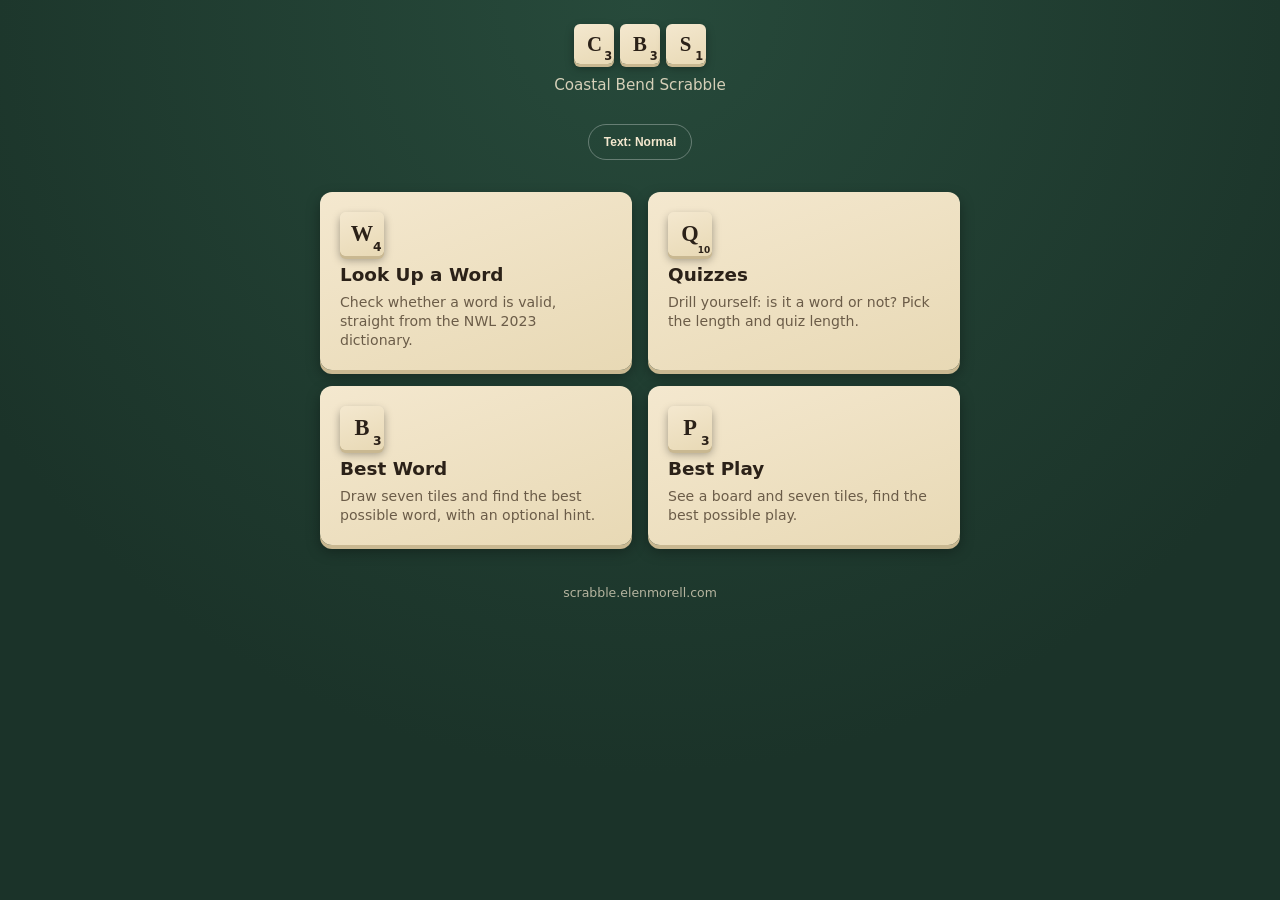
<file: index.html>
<!doctype html>
<html lang="en">
<head>
  <meta charset="utf-8">
  <meta name="viewport" content="width=device-width, initial-scale=1">
  <title>Scrabble Games</title>
  <link rel="stylesheet" href="/assets/style.css?v=7">
  <script src="/assets/a11y.js"></script>
</head>
<body>
  <div class="wrap">
    <header class="site">
      <a href="/">
        <div class="logo">
          <span class="tile">C<span class="pts">3</span></span>
          <span class="tile">B<span class="pts">3</span></span>
          <span class="tile">S<span class="pts">1</span></span>
        </div>
      </a>
      <p class="tagline">Coastal Bend Scrabble</p>
    </header>

    <main>
      <div class="card-grid">
        <a class="card" href="/lookup/">
          <span class="tile letter-tile">W<span class="pts">4</span></span>
          <h2>Look Up a Word</h2>
          <p>Check whether a word is valid, straight from the NWL 2023 dictionary.</p>
        </a>

        <a class="card" href="/quiz/">
          <span class="tile letter-tile">Q<span class="pts pts-wide">10</span></span>
          <h2>Quizzes</h2>
          <p>Drill yourself: is it a word or not? Pick the length and quiz length.</p>
        </a>

        <a class="card" href="/best-word/">
          <span class="tile letter-tile">B<span class="pts">3</span></span>
          <h2>Best Word</h2>
          <p>Draw seven tiles and find the best possible word, with an optional hint.</p>
        </a>

        <a class="card" href="/best-play/">
          <span class="tile letter-tile">P<span class="pts">3</span></span>
          <h2>Best Play</h2>
          <p>See a board and seven tiles, find the best possible play.</p>
        </a>
      </div>
    </main>

    <footer class="site">scrabble.elenmorell.com</footer>
  </div>
</body>
</html>
</file>
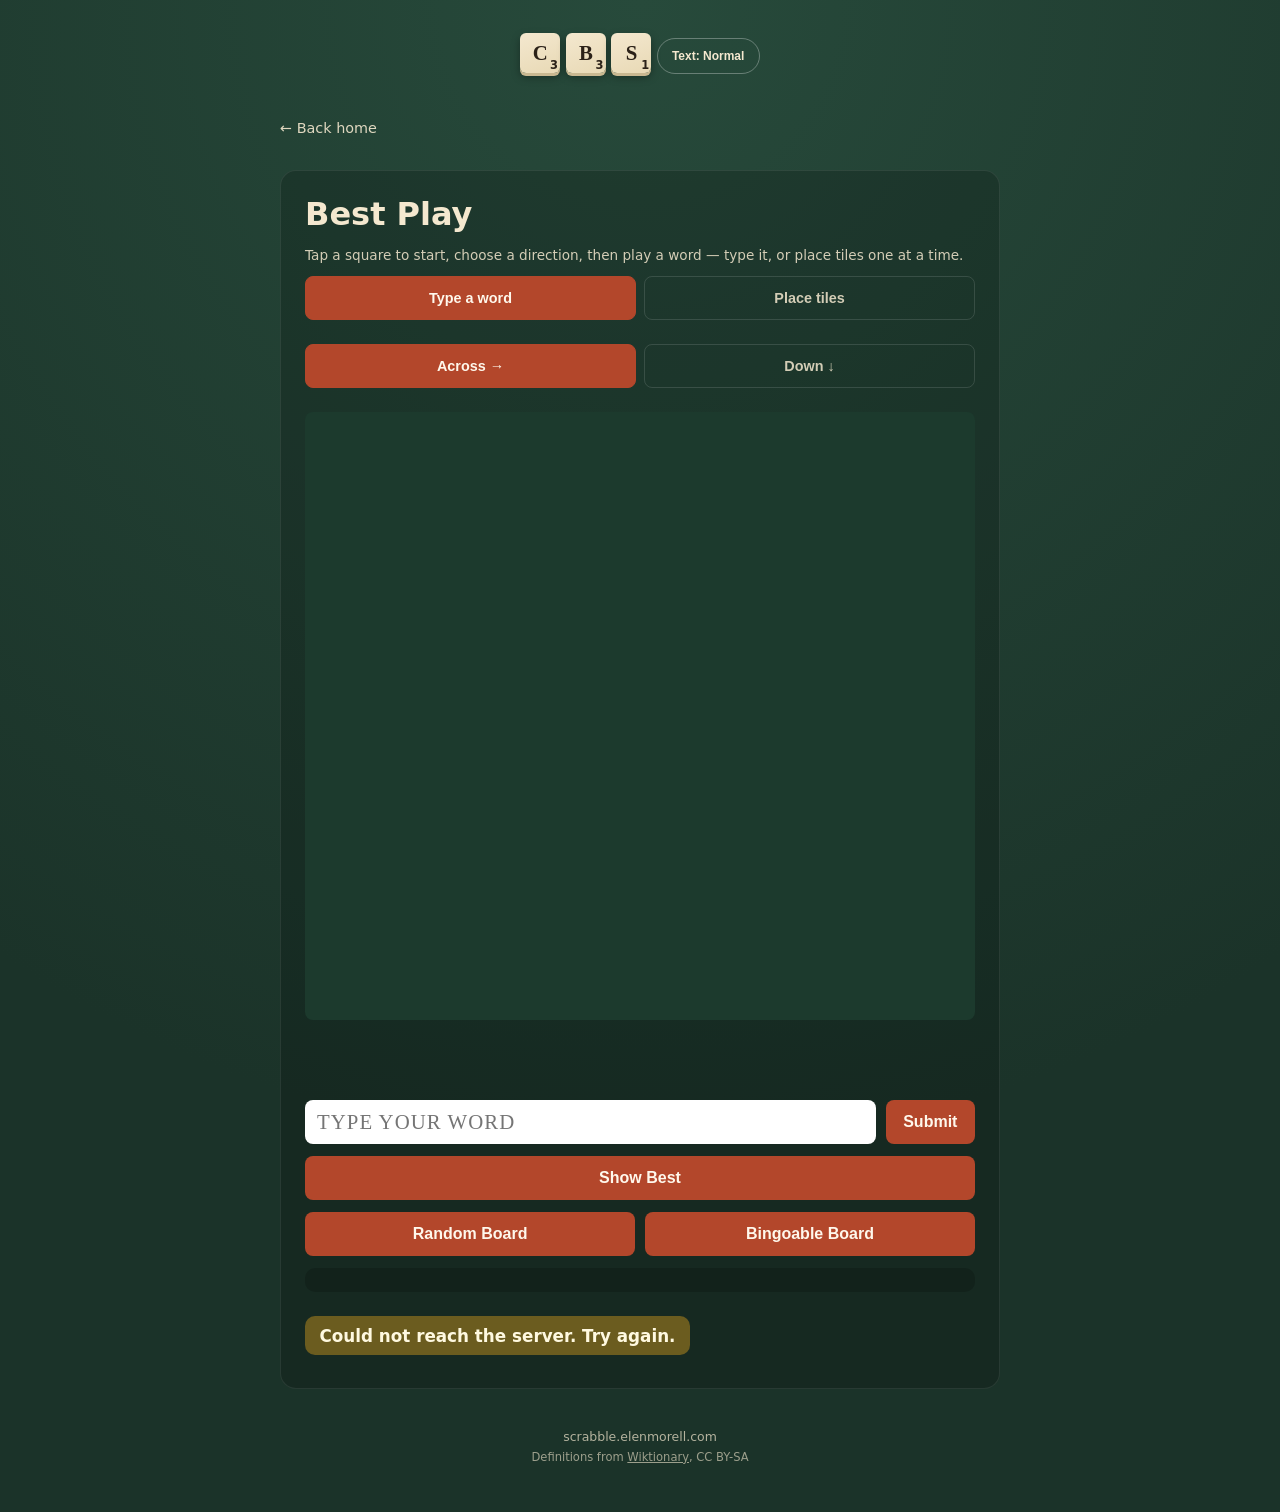
<file: best-play/index.html>
<!doctype html>
<html lang="en">
<head>
  <meta charset="utf-8">
  <meta name="viewport" content="width=device-width, initial-scale=1">
  <title>Best Play — Scrabble Games</title>
  <link rel="stylesheet" href="/assets/style.css?v=7">
  <script src="/assets/a11y.js"></script>
</head>
<body>
  <div class="wrap wrap-wide">
    <header class="site">
      <a href="/">
        <div class="logo">
          <span class="tile">C<span class="pts">3</span></span>
          <span class="tile">B<span class="pts">3</span></span>
          <span class="tile">S<span class="pts">1</span></span>
        </div>
      </a>
    </header>

    <a class="back-link" href="/">&larr; Back home</a>

    <main class="panel">
      <h1 style="margin-top:0;">Best Play</h1>
      <p class="hint" style="margin-top:-0.5rem;">Tap a square to start, choose a direction, then play a word &mdash; type it, or place tiles one at a time.</p>

      <div class="mode-toggle" role="group" aria-label="Input mode">
        <button type="button" class="mode-btn active" data-mode="type">Type a word</button>
        <button type="button" class="mode-btn" data-mode="place">Place tiles</button>
      </div>

      <div class="mode-toggle" role="group" aria-label="Direction">
        <button type="button" class="mode-btn active" data-dir="across">Across &rarr;</button>
        <button type="button" class="mode-btn" data-dir="down">Down &darr;</button>
      </div>

      <div class="board-wrap">
        <div class="board" id="board"></div>
      </div>

      <div class="rack" id="rack"></div>

      <form class="lookup-form" id="type-form" autocomplete="off">
        <input
          type="text"
          id="type-input"
          name="word"
          maxlength="15"
          pattern="[A-Za-z]+"
          placeholder="Type your word"
          autocomplete="off"
        >
        <button type="submit" id="type-submit-btn">Submit</button>
      </form>

      <div class="bw-actions" id="place-actions" hidden>
        <button type="button" id="done-btn">Done</button>
        <button type="button" id="clear-btn">Clear</button>
      </div>

      <div class="bw-actions">
        <button type="button" id="show-best-btn">Show Best</button>
      </div>

      <div class="bw-actions">
        <button type="button" id="random-board-btn">Random Board</button>
        <button type="button" id="bingo-board-btn">Bingoable Board</button>
      </div>

      <div id="blank-picker" class="blank-picker" hidden></div>

      <div class="result" id="result"></div>
    </main>

    <footer class="site">scrabble.elenmorell.com
      <span class="attribution">Definitions from <a href="https://en.wiktionary.org">Wiktionary</a>, CC BY-SA</span>
    </footer>
  </div>

  <script src="/assets/define.js?v=2"></script>
  <script src="/assets/bestplay.js?v=3"></script>
</body>
</html>
</file>
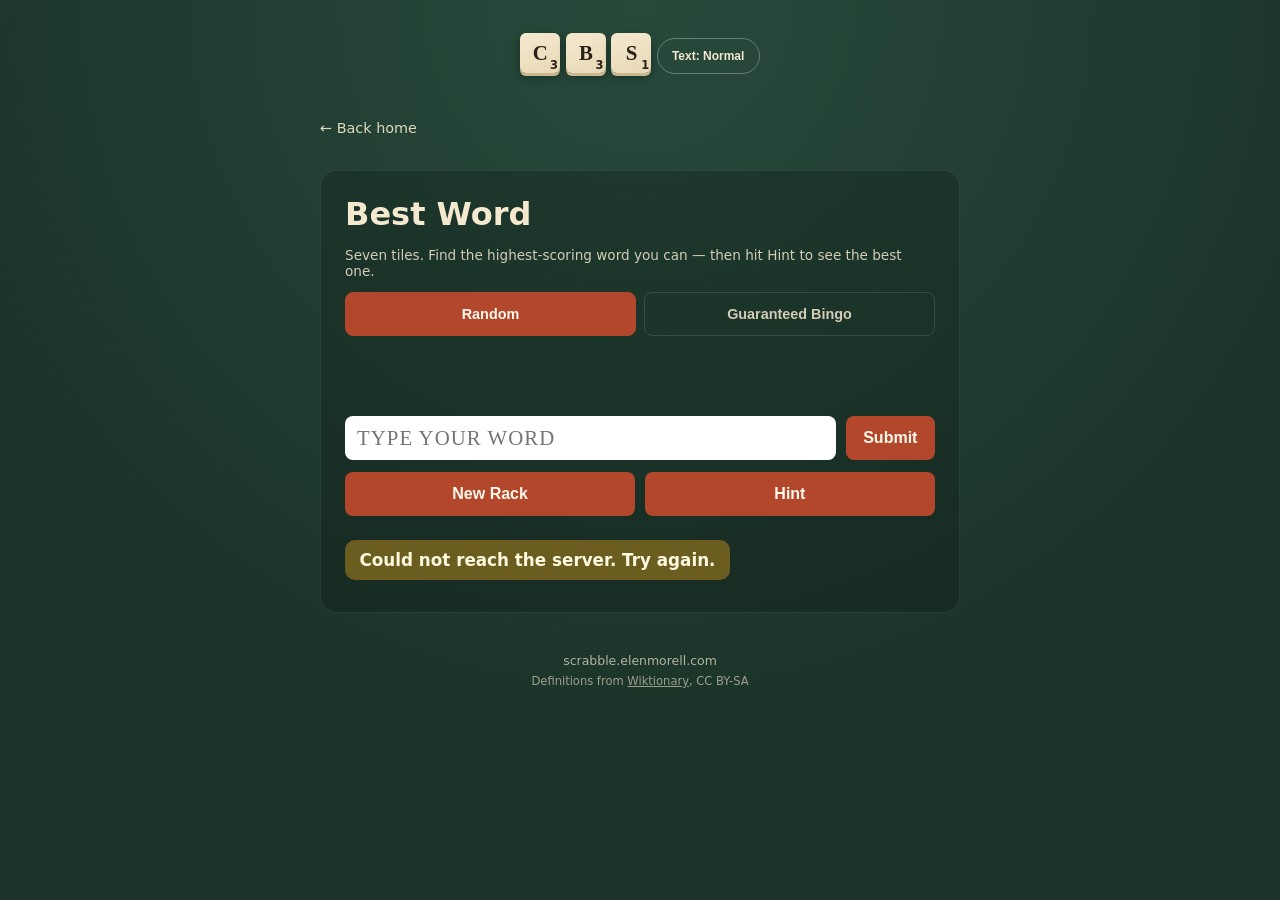
<file: best-word/index.html>
<!doctype html>
<html lang="en">
<head>
  <meta charset="utf-8">
  <meta name="viewport" content="width=device-width, initial-scale=1">
  <title>Best Word — Scrabble Games</title>
  <link rel="stylesheet" href="/assets/style.css?v=7">
  <script src="/assets/a11y.js"></script>
</head>
<body>
  <div class="wrap">
    <header class="site">
      <a href="/">
        <div class="logo">
          <span class="tile">C<span class="pts">3</span></span>
          <span class="tile">B<span class="pts">3</span></span>
          <span class="tile">S<span class="pts">1</span></span>
        </div>
      </a>
    </header>

    <a class="back-link" href="/">&larr; Back home</a>

    <main class="panel">
      <h1 style="margin-top:0;">Best Word</h1>
      <p class="hint" style="margin-top:-0.5rem;">Seven tiles. Find the highest-scoring word you can &mdash; then hit Hint to see the best one.</p>

      <div class="mode-toggle" role="group" aria-label="Rack mode">
        <button type="button" class="mode-btn active" data-mode="random">Random</button>
        <button type="button" class="mode-btn" data-mode="guaranteed">Guaranteed Bingo</button>
      </div>

      <div class="rack" id="rack"></div>

      <form class="lookup-form" id="guess-form" autocomplete="off">
        <input
          type="text"
          id="guess-input"
          name="guess"
          maxlength="7"
          pattern="[A-Za-z]+"
          placeholder="Type your word"
          autocomplete="off"
        >
        <button type="submit" id="guess-btn">Submit</button>
      </form>

      <div class="bw-actions">
        <button type="button" id="new-rack-btn">New Rack</button>
        <button type="button" id="hint-btn">Hint</button>
      </div>

      <div class="result" id="result"></div>
    </main>

    <footer class="site">scrabble.elenmorell.com
      <span class="attribution">Definitions from <a href="https://en.wiktionary.org">Wiktionary</a>, CC BY-SA</span>
    </footer>
  </div>

  <script src="/assets/define.js?v=2"></script>
  <script src="/assets/bestword.js?v=1"></script>
</body>
</html>
</file>
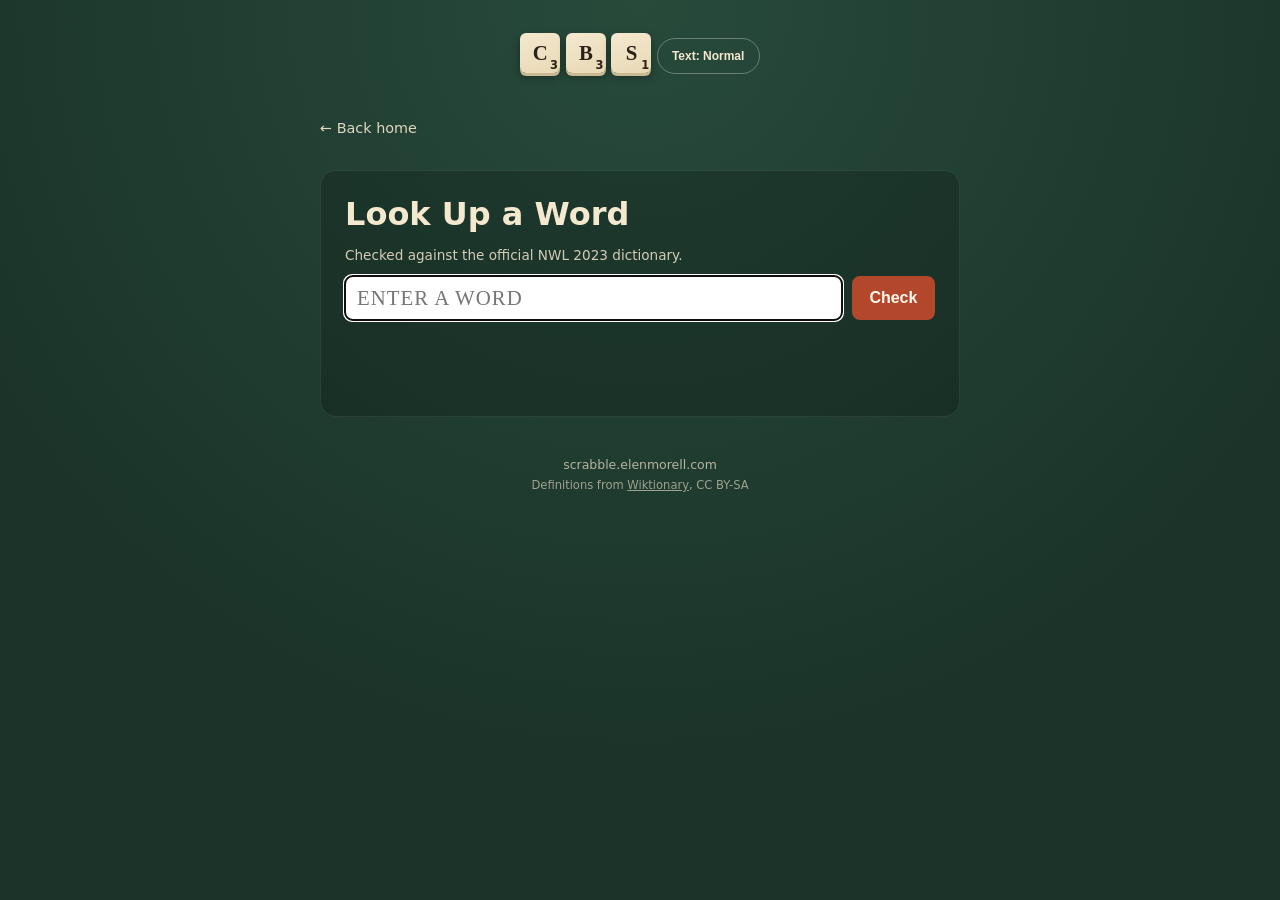
<file: lookup/index.html>
<!doctype html>
<html lang="en">
<head>
  <meta charset="utf-8">
  <meta name="viewport" content="width=device-width, initial-scale=1">
  <title>Look Up a Word — Scrabble Games</title>
  <link rel="stylesheet" href="/assets/style.css?v=7">
  <script src="/assets/a11y.js"></script>
</head>
<body>
  <div class="wrap">
    <header class="site">
      <a href="/">
        <div class="logo">
          <span class="tile">C<span class="pts">3</span></span>
          <span class="tile">B<span class="pts">3</span></span>
          <span class="tile">S<span class="pts">1</span></span>
        </div>
      </a>
    </header>

    <a class="back-link" href="/">&larr; Back home</a>

    <main class="panel">
      <h1 style="margin-top:0;">Look Up a Word</h1>
      <p class="hint" style="margin-top:-0.5rem;">Checked against the official NWL 2023 dictionary.</p>

      <form class="lookup-form" id="lookup-form" autocomplete="off">
        <input
          type="text"
          id="word-input"
          name="word"
          maxlength="15"
          pattern="[A-Za-z]+"
          placeholder="Enter a word"
          required
          autofocus
        >
        <button type="submit" id="lookup-btn">Check</button>
      </form>

      <div class="result" id="result"></div>
    </main>

    <footer class="site">scrabble.elenmorell.com
      <span class="attribution">Definitions from <a href="https://en.wiktionary.org">Wiktionary</a>, CC BY-SA</span>
    </footer>
  </div>

  <script src="/assets/define.js?v=2"></script>
  <script src="/assets/lookup.js?v=1"></script>
</body>
</html>
</file>
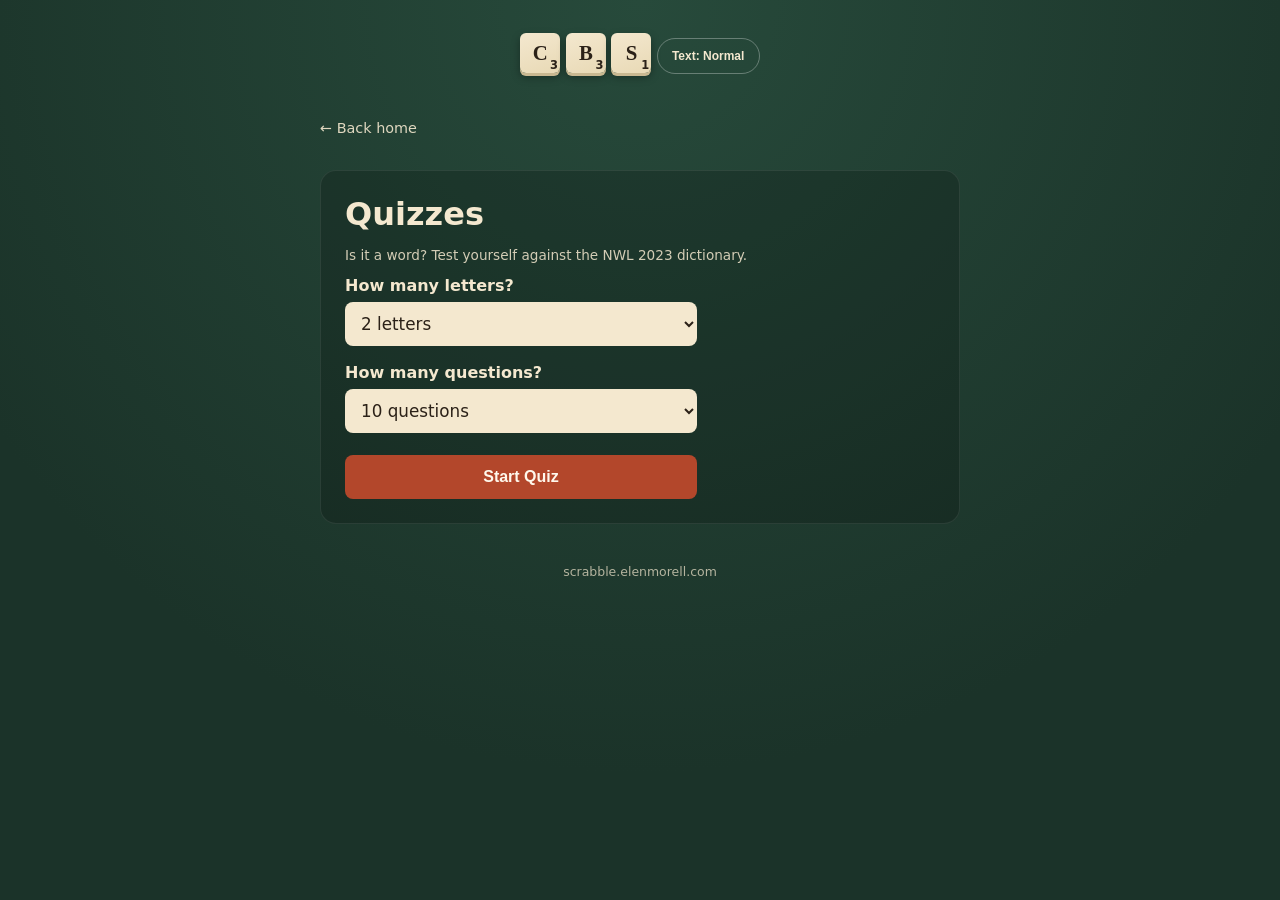
<file: quiz/index.html>
<!doctype html>
<html lang="en">
<head>
  <meta charset="utf-8">
  <meta name="viewport" content="width=device-width, initial-scale=1">
  <title>Quizzes — Scrabble Games</title>
  <link rel="stylesheet" href="/assets/style.css?v=7">
  <script src="/assets/a11y.js"></script>
</head>
<body>
  <div class="wrap">
    <header class="site">
      <a href="/">
        <div class="logo">
          <span class="tile">C<span class="pts">3</span></span>
          <span class="tile">B<span class="pts">3</span></span>
          <span class="tile">S<span class="pts">1</span></span>
        </div>
      </a>
    </header>

    <a class="back-link" href="/">&larr; Back home</a>

    <main class="panel">
      <h1 style="margin-top:0;">Quizzes</h1>
      <p class="hint" style="margin-top:-0.5rem;">Is it a word? Test yourself against the NWL 2023 dictionary.</p>

      <!-- Setup screen -->
      <form class="quiz-setup" id="quiz-setup" autocomplete="off">
        <label class="quiz-field">
          <span>How many letters?</span>
          <select id="letters-select" name="letters">
            <option value="2" selected>2 letters</option>
            <option value="3">3 letters</option>
            <option value="4">4 letters</option>
            <option value="5">5 letters</option>
            <option value="6">6 letters</option>
            <option value="7">7 letters</option>
            <option value="8">8 letters</option>
          </select>
        </label>
        <label class="quiz-field">
          <span>How many questions?</span>
          <select id="count-select" name="count">
            <option value="5">5 questions</option>
            <option value="10" selected>10 questions</option>
            <option value="15">15 questions</option>
            <option value="20">20 questions</option>
          </select>
        </label>
        <button type="submit" id="start-btn">Start Quiz</button>
      </form>

      <!-- Quiz screen -->
      <div id="quiz-play" hidden>
        <p class="hint" id="progress"></p>
        <div class="result-tiles" id="question-tiles"></div>
        <p class="quiz-prompt">Is this a word?</p>
        <div class="mode-toggle" id="answer-buttons">
          <button type="button" class="mode-btn" id="yes-btn">Yes</button>
          <button type="button" class="mode-btn" id="no-btn">No</button>
        </div>
        <div class="result" id="feedback"></div>
      </div>

      <!-- Results screen -->
      <div id="quiz-done" hidden>
        <div class="result" id="score-result"></div>
        <div class="bw-actions">
          <button type="button" id="again-btn">New Quiz</button>
        </div>
      </div>
    </main>

    <footer class="site">scrabble.elenmorell.com</footer>
  </div>

  <script src="/assets/quiz.js?v=3"></script>
</body>
</html>
</file>
<file: assets/style.css>
:root {
  color-scheme: light dark;
  --board: #274a3b;
  --board-line: #1c3a2d;
  --tile: #f4e8cf;
  --tile-shadow: #c9b891;
  --ink: #2b2118;
  --ink-soft: #6b5c48;
  --accent: #b3472b;
  --accent-ink: #fff8ec;
  --page-bg: #1b3329;
  --font-scale: 1;
}

* { box-sizing: border-box; }

html, body {
  margin: 0;
  min-height: 100%;
}

html {
  /* Driven by the on-page text-size toggle (assets/a11y.js) so everything sized
     in rem — including tile boxes — scales together with the text, instead of
     the OS/browser boosting glyph size independently of box size. */
  font-size: calc(100% * var(--font-scale));
}

body {
  font-family: "Segoe UI", system-ui, -apple-system, sans-serif;
  background: radial-gradient(circle at 50% 0%, var(--board) 0%, var(--page-bg) 70%);
  color: var(--tile);
  min-height: 100vh;
  display: flex;
  flex-direction: column;
  align-items: center;
  padding: 1.5rem 1rem 3rem;
}

.wrap {
  width: 100%;
  max-width: 640px;
  margin: 0 auto;
}

/* The 15x15 board needs more room than this site's usual narrow single-column
   pages -- at 640px it fell a few px short of fitting inside main.panel's own
   padding, clipping the last column and forcing an unwanted scroll on desktop. */
.wrap.wrap-wide {
  max-width: 720px;
}

header.site {
  text-align: center;
  margin-bottom: 2rem;
}

header.site a {
  text-decoration: none;
  color: inherit;
}

.logo {
  display: inline-flex;
  gap: 0.35rem;
  flex-wrap: wrap;
  justify-content: center;
}

.logo .tile {
  width: 2.5rem;
  height: 2.5rem;
  font-size: 1.3rem;
}

.tile {
  background: linear-gradient(160deg, var(--tile), #e8d9b5);
  color: var(--ink);
  border-radius: 6px;
  box-shadow: 0 3px 0 var(--tile-shadow), 0 4px 8px rgba(0,0,0,0.35);
  display: inline-flex;
  align-items: center;
  justify-content: center;
  font-weight: 700;
  font-family: Georgia, "Times New Roman", serif;
  position: relative;
  text-transform: uppercase;
}

.tile .pts {
  position: absolute;
  bottom: 0.12em;
  right: 0.2em;
  font-size: 0.55em;
  font-weight: 600;
  font-family: system-ui, sans-serif;
}

/* Two-digit scores (only 10, on Q/Z) are twice as wide as a single digit and bleed
   into the letter at the larger text sizes -- shrink them so "10" occupies about the
   same width a single digit does. Applied wherever a 10-point tile is rendered. */
.tile .pts.pts-wide {
  font-size: 0.4em;
}

.tagline {
  color: var(--tile);
  opacity: 0.85;
  font-size: 0.95rem;
  margin-top: 0.75rem;
}

.text-size-btn {
  margin-top: 0.9rem;
  font-size: 0.75rem;
  font-weight: 700;
  padding: 0.4rem 0.9rem;
  min-height: 2.25rem;
  border-radius: 999px;
  border: 1px solid rgba(255,255,255,0.3);
  background: transparent;
  color: var(--tile);
  cursor: pointer;
}

.text-size-btn:hover,
.text-size-btn:focus-visible {
  background: rgba(255,255,255,0.14);
}

.card-grid {
  display: grid;
  grid-template-columns: 1fr 1fr;
  gap: 1rem;
}

@media (max-width: 480px) {
  .card-grid { grid-template-columns: 1fr; }
}

html[data-text-size="large"] .card-grid,
html[data-text-size="xlarge"] .card-grid {
  grid-template-columns: 1fr;
}

.card {
  background: linear-gradient(160deg, var(--tile), #e8d9b5);
  color: var(--ink);
  border-radius: 12px;
  box-shadow: 0 4px 0 var(--tile-shadow), 0 6px 14px rgba(0,0,0,0.35);
  padding: 1.25rem;
  text-decoration: none;
  display: flex;
  flex-direction: column;
  gap: 0.5rem;
  transition: transform 0.12s ease;
}

a.card:hover, a.card:focus-visible {
  transform: translateY(-2px);
}

.card .letter-tile {
  width: 2.75rem;
  height: 2.75rem;
  font-size: 1.4rem;
  align-self: flex-start;
}

.card h2 {
  margin: 0;
  font-size: 1.15rem;
}

.card p {
  margin: 0;
  font-size: 0.88rem;
  color: var(--ink-soft);
  line-height: 1.35;
}

.card.disabled {
  opacity: 0.62;
  cursor: default;
  filter: grayscale(0.35);
}

.badge {
  align-self: flex-start;
  font-size: 0.68rem;
  font-weight: 700;
  letter-spacing: 0.04em;
  text-transform: uppercase;
  padding: 0.15rem 0.5rem;
  border-radius: 999px;
  background: var(--board);
  color: var(--tile);
}

.badge.soon {
  background: var(--ink-soft);
}

main.panel {
  background: rgba(0,0,0,0.18);
  border: 1px solid rgba(255,255,255,0.08);
  border-radius: 16px;
  padding: 1.5rem;
}

.back-link {
  display: inline-flex;
  align-items: center;
  min-height: 2.75rem;
  margin-bottom: 1.25rem;
  color: var(--tile);
  opacity: 0.9;
  text-decoration: none;
  font-size: 0.9rem;
}

.back-link:hover { opacity: 1; }

.lookup-form {
  display: flex;
  gap: 0.6rem;
  margin-bottom: 0.75rem;
}

.lookup-form[hidden] {
  /* Same [hidden]-vs-author-display bug as .bw-actions[hidden] above --
     without this, #type-form still rendered in Place mode. */
  display: none;
}

.lookup-form input[type="text"] {
  flex: 1;
  font-size: 1.3rem;
  padding: 0.6rem 0.75rem;
  min-height: 2.75rem;
  border-radius: 8px;
  border: none;
  font-family: Georgia, serif;
  text-transform: uppercase;
  letter-spacing: 0.05em;
  min-width: 0;
}

.lookup-form button {
  font-size: 1rem;
  font-weight: 700;
  padding: 0.6rem 1.1rem;
  min-height: 2.75rem;
  border-radius: 8px;
  border: none;
  background: var(--accent);
  color: var(--accent-ink);
  cursor: pointer;
}

.lookup-form button:disabled {
  opacity: 0.6;
  cursor: default;
}

.result {
  margin-top: 1.5rem;
  min-height: 3rem;
}

.result-tiles {
  display: flex;
  flex-wrap: wrap;
  gap: 0.4rem;
  margin-bottom: 0.9rem;
}

.result-tiles .tile {
  width: 2.4rem;
  height: 2.4rem;
  font-size: 1.15rem;
}

.verdict {
  font-weight: 700;
  font-size: 1.05rem;
  padding: 0.6rem 0.9rem;
  border-radius: 10px;
  display: inline-block;
}

.verdict.valid {
  background: #1f6b45;
  color: #eafff2;
}

.verdict.invalid {
  background: #7a2020;
  color: #ffecec;
}

.verdict.error {
  background: #6b5c1f;
  color: #fff9e0;
}

.hint {
  opacity: 0.85;
  font-size: 0.85rem;
  margin-top: 0.75rem;
}

.definition {
  margin-top: 0.85rem;
  padding: 0.7rem 0.9rem;
  font-size: 0.92rem;
  line-height: 1.45;
  color: var(--tile);
  background: rgba(255, 255, 255, 0.06);
  border-left: 3px solid var(--accent);
  border-radius: 6px;
}

.definition strong {
  letter-spacing: 0.02em;
}

.definition.loading,
.definition.none {
  font-style: italic;
  opacity: 0.7;
  border-left-color: var(--ink-soft);
}

/* A root word pulled from a cross-reference definition ("plural of erbium" -> erbium),
   shown indented just beneath the word that referenced it. */
.definition.root {
  margin-top: 0.35rem;
  margin-left: 1.1rem;
  font-size: 0.86rem;
  border-left-color: var(--ink-soft);
}

.attribution {
  display: block;
  margin-top: 0.35rem;
  font-size: 0.72rem;
  opacity: 0.85;
}

.attribution a {
  color: inherit;
}

.mode-toggle {
  display: flex;
  gap: 0.5rem;
  margin-bottom: 1.5rem;
  flex-wrap: wrap;
}

.mode-btn {
  flex: 1;
  min-width: 140px;
  min-height: 2.75rem;
  font-size: 0.9rem;
  font-weight: 700;
  padding: 0.55rem 0.8rem;
  border-radius: 8px;
  border: 1px solid rgba(255,255,255,0.15);
  background: transparent;
  color: var(--tile);
  cursor: pointer;
  opacity: 0.85;
}

.mode-btn.active {
  background: var(--accent);
  border-color: var(--accent);
  color: var(--accent-ink);
  opacity: 1;
}

.mode-btn:disabled {
  cursor: not-allowed;
  opacity: 0.4;
}

.mode-btn.active:disabled {
  opacity: 0.7;
}

.rack {
  display: grid;
  /* auto-fill (not auto-fit) + a real minmax floor (not 0) means tiles shrink
     to fit 7 across on a normal-size narrow phone, but if text is scaled way
     up (our toggle, or an OS/browser text-size boost we can't detect), columns
     stop shrinking below a legible minimum and extra tiles wrap to another row
     instead of clipping or overlapping. auto-fill specifically (rather than
     auto-fit) matters once tiles start getting played off the rack in Best
     Play: auto-fit collapses now-empty tracks and lets the remaining tiles
     grow to fill the freed space; auto-fill keeps the empty tracks around so
     the remaining tiles stay the same size and the rack just gets shorter. */
  grid-template-columns: repeat(auto-fill, minmax(2.3rem, 1fr));
  gap: 0.5rem;
  max-width: 24rem;
  min-height: 2rem;
  margin: 1.5rem auto;
  justify-content: center;
}

.rack .tile {
  width: 100%;
  height: auto;
  aspect-ratio: 1 / 1;
  font-size: clamp(0.8rem, 6vw, 1.35rem);
}

.tile.blank {
  background: linear-gradient(160deg, #efe6d0, #d9cba0);
  color: var(--ink-soft);
}

.bw-actions {
  display: flex;
  gap: 0.6rem;
  flex-wrap: wrap;
  margin-bottom: 0.75rem;
}

.bw-actions[hidden] {
  /* [hidden] is normally display:none via the UA stylesheet, but the plain
     .bw-actions rule above has equal specificity and comes from author CSS,
     so it was winning and rendering this row (e.g. Done/Clear in Type mode)
     even while hidden. Need higher specificity to actually hide it. */
  display: none;
}

.bw-actions button {
  flex: 1;
  min-width: 120px;
  min-height: 2.75rem;
  font-size: 1rem;
  font-weight: 700;
  padding: 0.6rem 1.1rem;
  border-radius: 8px;
  border: none;
  background: var(--accent);
  color: var(--accent-ink);
  cursor: pointer;
}

.bw-actions button:disabled {
  opacity: 0.6;
  cursor: default;
}

.verdict .badge {
  margin-left: 0.4rem;
  vertical-align: middle;
}

footer.site {
  margin-top: 2.5rem;
  text-align: center;
  font-size: 0.78rem;
  opacity: 0.7;
}

@media (prefers-contrast: more) {
  .tagline, .hint, .back-link, footer.site { opacity: 1; }
  .card.disabled { opacity: 0.8; }
  main.panel { border-color: rgba(255,255,255,0.3); }
}

/* In the larger text modes, letters and point values should take up a bigger
   share of each tile, not just scale up at the same ratio as the tile box.
   The box has to grow along with the font (not stay fixed) or the letter and
   the point-value badge collide/overflow the rounded corners. */
html[data-text-size="large"] .logo .tile { width: 2.85rem; height: 2.85rem; font-size: 1.6rem; }
html[data-text-size="xlarge"] .logo .tile { width: 3.3rem; height: 3.3rem; font-size: 2rem; }

html[data-text-size="large"] .card .letter-tile { width: 3.15rem; height: 3.15rem; font-size: 1.75rem; }
html[data-text-size="xlarge"] .card .letter-tile { width: 3.6rem; height: 3.6rem; font-size: 2.15rem; }

html[data-text-size="large"] .result-tiles .tile { width: 2.75rem; height: 2.75rem; font-size: 1.55rem; }
html[data-text-size="xlarge"] .result-tiles .tile { width: 3.15rem; height: 3.15rem; font-size: 1.9rem; }

html[data-text-size="large"] .rack .tile { font-size: clamp(1.05rem, 8vw, 1.85rem); }
html[data-text-size="xlarge"] .rack .tile { font-size: clamp(1.25rem, 9.5vw, 2.3rem); }

html[data-text-size="large"] .rack { grid-template-columns: repeat(auto-fit, minmax(3rem, 1fr)); }
html[data-text-size="xlarge"] .rack { grid-template-columns: repeat(auto-fit, minmax(3.6rem, 1fr)); }

html[data-text-size="large"] .pts { font-size: 0.58em; }
html[data-text-size="xlarge"] .pts { font-size: 0.62em; }
html[data-text-size="large"] .pts.pts-wide { font-size: 0.42em; }
html[data-text-size="xlarge"] .pts.pts-wide { font-size: 0.45em; }

.board-wrap {
  overflow-x: auto;
  margin: 1rem 0;
  /* A 15x15 board won't fit a narrow phone at a legible size -- horizontal
     scroll here is an accepted, deliberate tradeoff, not a bug to chase away. */
}

.board {
  display: grid;
  /* Fixed-size tracks, not minmax(...,1fr) -- 1fr tracks can't actually grow
     under width:max-content (no free space to distribute), so with variable
     content (2-letter premium labels vs empty cells) columns ended up wildly
     uneven widths instead of a uniform grid. */
  grid-template-columns: repeat(15, 2.4rem);
  grid-template-rows: repeat(15, 2.4rem);
  gap: 2px;
  margin: 0 auto;
  background: var(--board-line);
  padding: 2px;
  border-radius: 8px;
}

.cell {
  all: unset;
  box-sizing: border-box;
  display: flex;
  align-items: center;
  justify-content: center;
  width: 100%;
  height: 100%;
  overflow: hidden;
  background: var(--board);
  color: var(--tile);
  cursor: pointer;
  border-radius: 2px;
}

.cell:disabled {
  cursor: default;
}

.premium-label {
  font-size: 0.62rem;
  font-weight: 700;
  opacity: 0.85;
  font-family: system-ui, sans-serif;
}

.cell.dl { background: #2f6fae; }
.cell.tl { background: #1f4f7a; }
.cell.dw { background: #b3472b; }
.cell.tw { background: #7a2020; }
.cell.star { background: #b3472b; }
.cell.star .premium-label { font-size: 1rem; }

.cell .tile {
  width: 100%;
  height: 100%;
  font-size: 1.15rem;
  border-radius: 2px;
}

@media (max-width: 640px) {
  .board {
    grid-template-columns: repeat(15, 1.9rem);
    grid-template-rows: repeat(15, 1.9rem);
  }
  .cell .tile { font-size: 0.9rem; }
  .premium-label { font-size: 0.5rem; }
  .cell.star .premium-label { font-size: 0.8rem; }
}

.cell.selected {
  outline: 3px solid var(--accent-ink);
  outline-offset: -3px;
}

.cell.pending .tile {
  /* var(--accent-ink) is a pale cream, almost the same tone as the tile itself
     -- barely visible. Use the site's accent red-orange instead, which
     actually contrasts against a cream tile. */
  box-shadow: 0 0 0 2px var(--accent) inset;
  opacity: 0.85;
}

/* Marks whichever tiles were placed by the most recent play -- a manual
   submit or Show Best -- distinct from .pending's in-progress look since
   these are already committed to the board. A warm gold barely showed up
   against the tile's own cream background -- needs a color that actually
   contrasts with it. */
.cell.just-played .tile {
  box-shadow: 0 0 0 2px #29b6d8 inset, 0 0 0 2px #29b6d8, 0 0 8px 2px rgba(41, 182, 216, 0.65);
}

button.tile {
  /* Strip native button chrome but leave background alone -- .tile's gradient
     rule (lower specificity) still needs to apply here. */
  border: none;
  padding: 0;
  font: inherit;
  cursor: pointer;
}

button.tile:disabled {
  /* Rack tiles are "disabled" (non-tappable) any time tapping isn't the current
     input method -- e.g. all of Type mode -- which is most of the time. They
     still need to read clearly then, so no opacity fade here; only a tile
     that's actually been placed this turn (.used) should look muted. */
  cursor: default;
}

button.tile.used {
  opacity: 0.35;
}

.blank-picker {
  margin: 0.75rem 0;
  padding: 0.75rem;
  background: rgba(0,0,0,0.18);
  border-radius: 10px;
  display: flex;
  flex-wrap: wrap;
  gap: 0.4rem;
  align-items: center;
}

.blank-letter-btn {
  min-width: 2.25rem;
  min-height: 2.25rem;
  font-weight: 700;
  border-radius: 6px;
  border: none;
  background: var(--tile);
  color: var(--ink);
  cursor: pointer;
}

html[data-text-size="large"] .board {
  grid-template-columns: repeat(15, 2.8rem);
  grid-template-rows: repeat(15, 2.8rem);
}
html[data-text-size="large"] .cell .tile { font-size: 1.35rem; }
html[data-text-size="xlarge"] .board {
  grid-template-columns: repeat(15, 3.2rem);
  grid-template-rows: repeat(15, 3.2rem);
}
html[data-text-size="xlarge"] .cell .tile { font-size: 1.55rem; }

@media (prefers-contrast: more) {
  .cell.selected { outline-width: 4px; }
  .cell.dl, .cell.tl, .cell.dw, .cell.tw, .cell.star { border: 1px solid rgba(255,255,255,0.5); }
}

/* Quizzes: setup dropdowns + question prompt */
.quiz-setup {
  display: flex;
  flex-direction: column;
  gap: 1.1rem;
  max-width: 22rem;
}

/* Author display:flex above beats the UA [hidden] rule (equal specificity), so the
   setup form kept showing during the quiz -- same gotcha as .bw-actions[hidden]. */
.quiz-setup[hidden] {
  display: none;
}

.quiz-field {
  display: flex;
  flex-direction: column;
  gap: 0.4rem;
  font-weight: 700;
  color: var(--tile);
}

.quiz-field select {
  font-size: 1.05rem;
  padding: 0.6rem 0.75rem;
  min-height: 2.75rem;
  border-radius: 8px;
  border: none;
  background: var(--tile);
  color: var(--ink);
  font-family: inherit;
  cursor: pointer;
}

.quiz-setup button {
  font-size: 1rem;
  font-weight: 700;
  padding: 0.7rem 1.1rem;
  min-height: 2.75rem;
  border-radius: 8px;
  border: none;
  background: var(--accent);
  color: var(--accent-ink);
  cursor: pointer;
  margin-top: 0.3rem;
}

.quiz-setup button:disabled { opacity: 0.6; cursor: default; }

.quiz-prompt {
  font-size: 1.15rem;
  font-weight: 700;
  color: var(--tile);
  margin: 0.5rem 0 1rem;
}

#question-tiles { margin-bottom: 0.4rem; }
</file>
